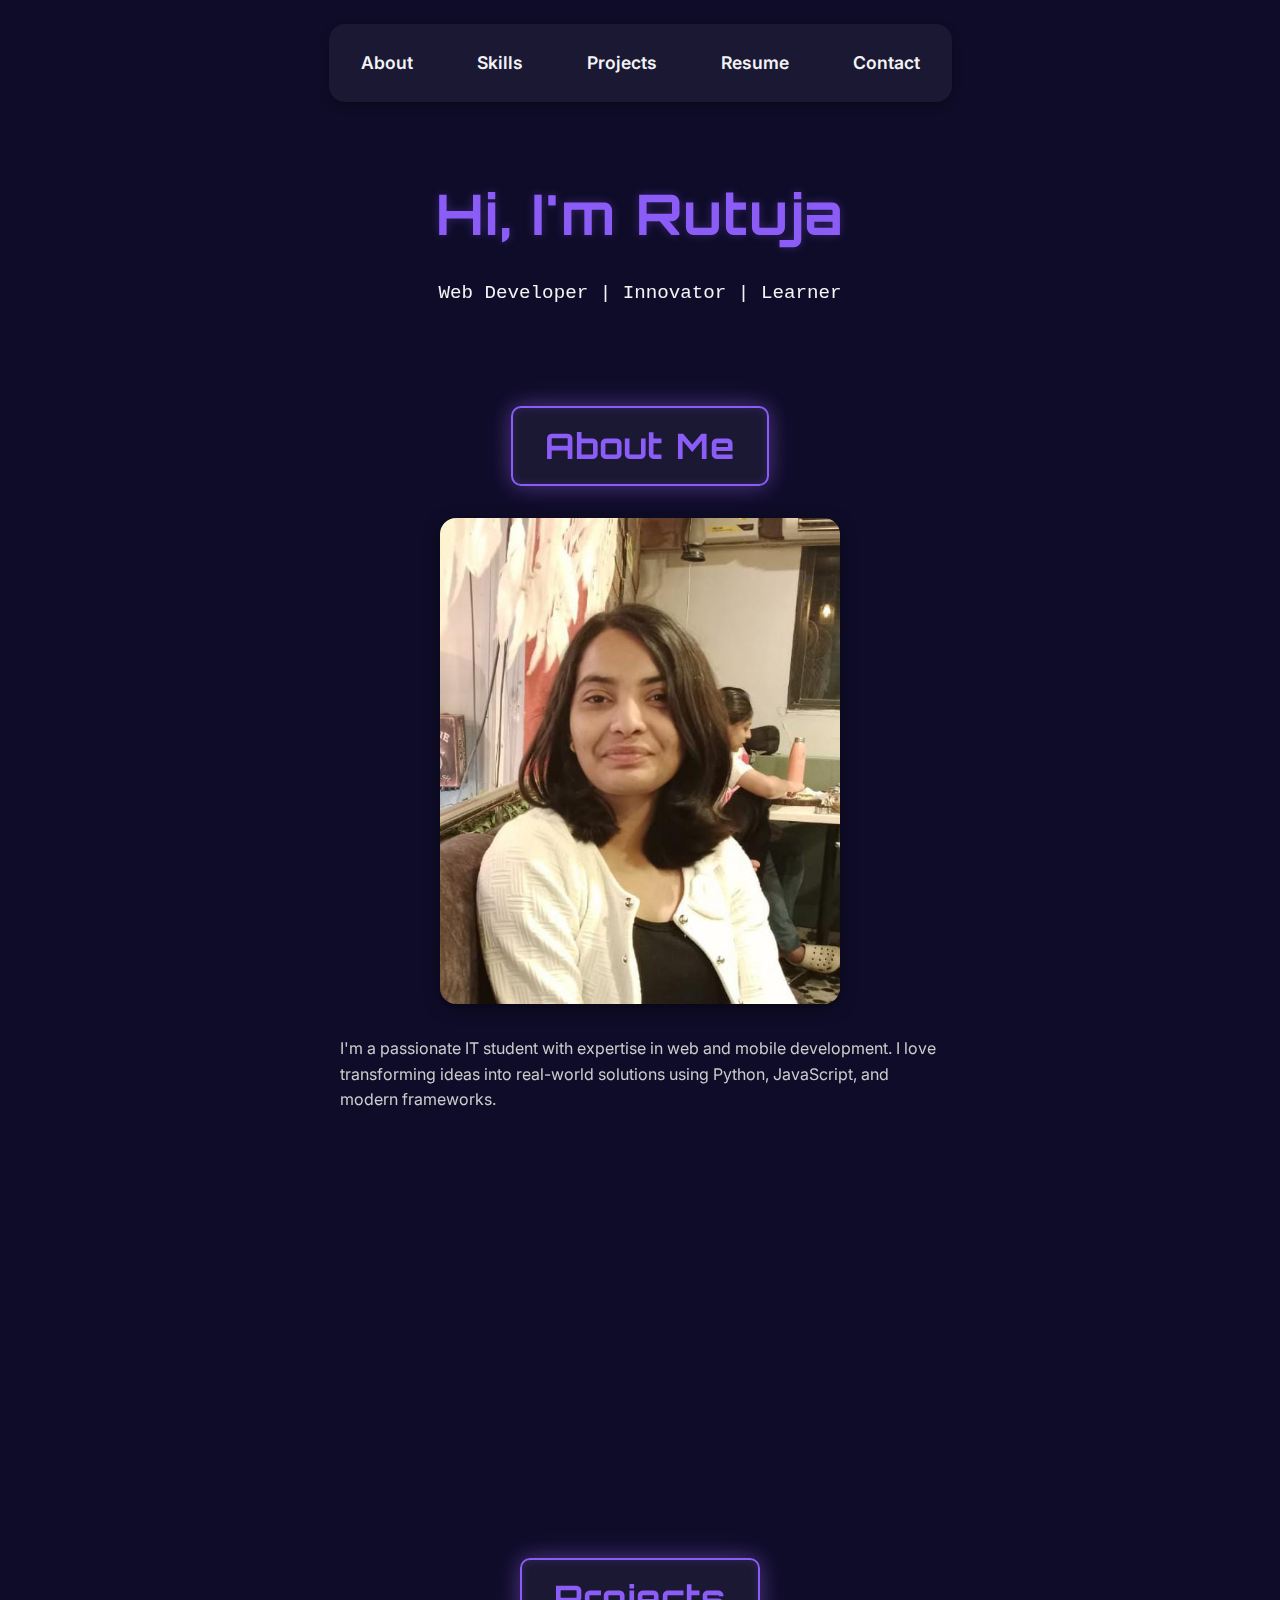
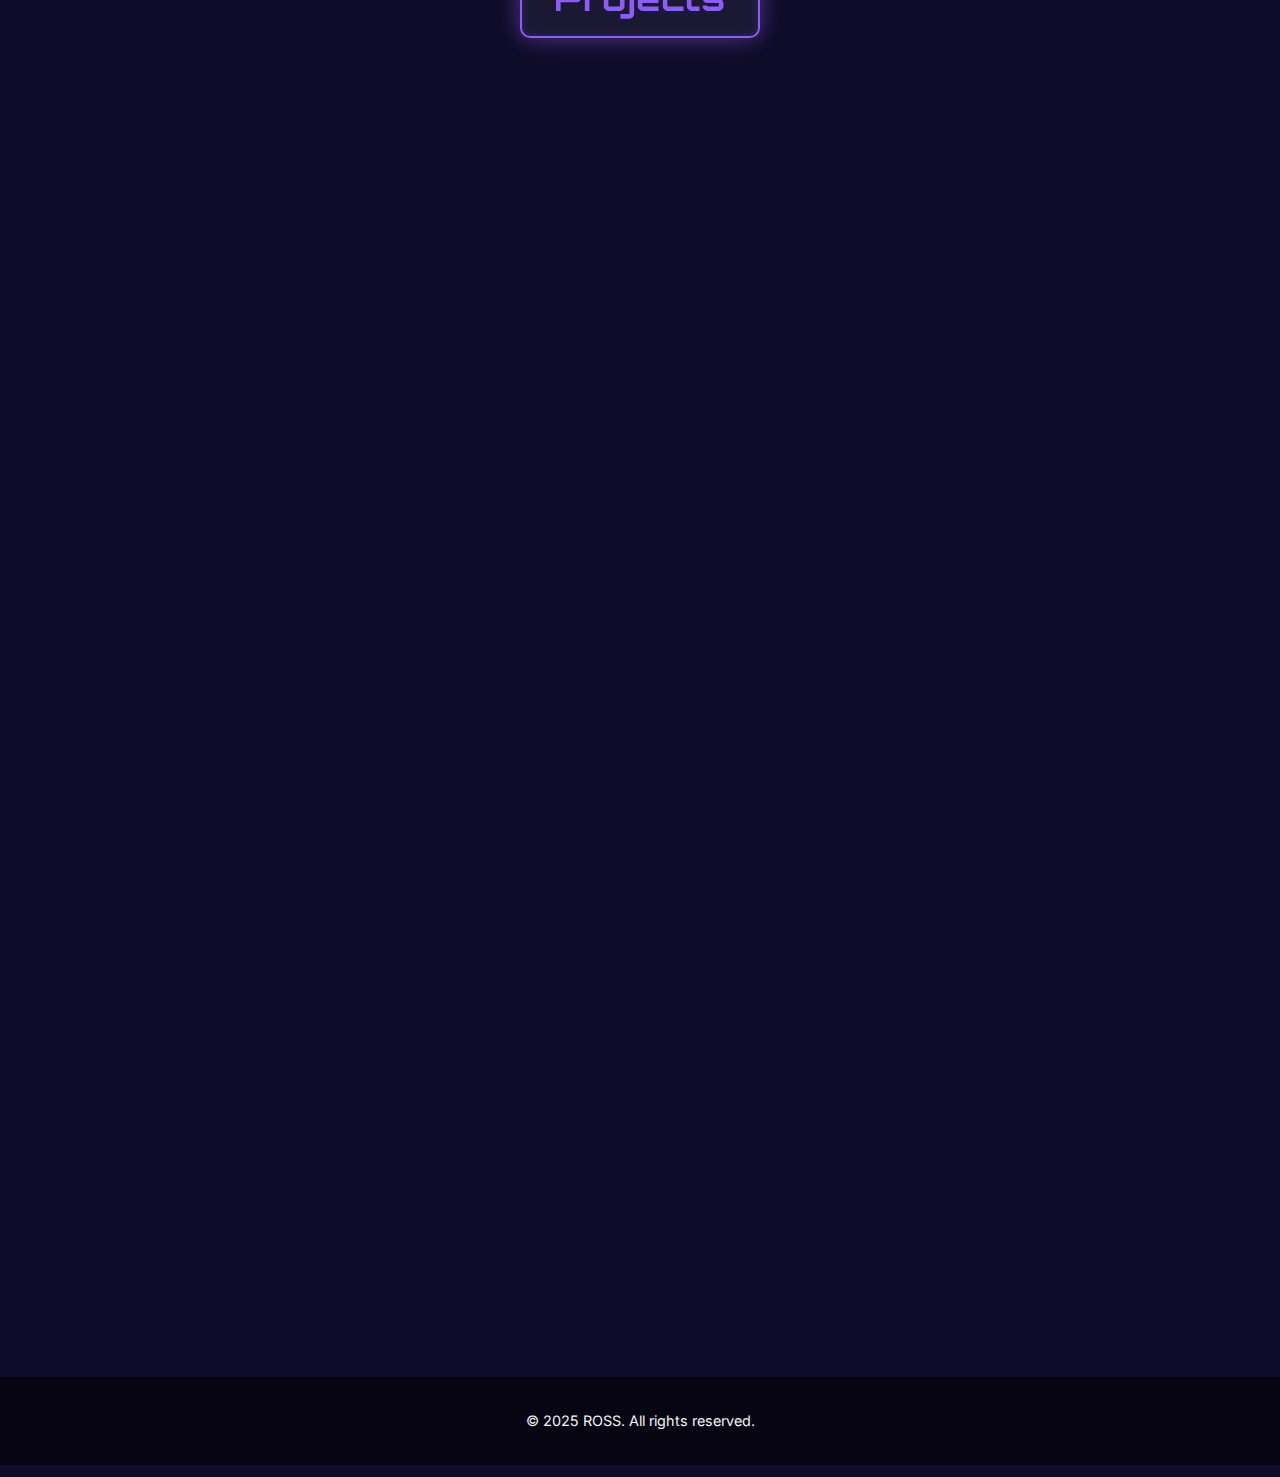
<file: portfolio/index.html>
<!DOCTYPE html>
<html lang="en">
<head>
  <meta charset="UTF-8" />
  <meta name="viewport" content="width=device-width, initial-scale=1.0"/>
  <title>Rutuja | Creative Portfolio</title>
  <meta name="description" content="Portfolio of Rutuja Gondane – Web Developer, Innovator, and Learner.">
  <link rel="icon" href="me.jpg" type="image/jpg">

  <!-- Techy Fonts -->
  <link href="https://fonts.googleapis.com/css2?family=Orbitron:wght@500;700&family=Inter:wght@400;600&display=swap" rel="stylesheet">

  <!-- Styles -->
  <link rel="stylesheet" href="styles.css" />
  <link rel="stylesheet" href="https://cdnjs.cloudflare.com/ajax/libs/font-awesome/6.4.0/css/all.min.css"/>
  <link href="https://unpkg.com/aos@2.3.1/dist/aos.css" rel="stylesheet" />
</head>

<body>

  <!-- Navigation -->
  <nav>
    <a href="#about">About</a>
    <a href="#skills">Skills</a>
    <a href="#projects">Projects</a>
    <a href="#resume">Resume</a>
    <a href="#contact">Contact</a>
  </nav>

  <!-- Hero Section -->
  <header class="hero" data-aos="fade-in">
    <h1>Hi, I'm Rutuja</h1>
    <p class="typing-text"><span>Web Developer | Innovator | Learner</span></p>
  </header>

  <!-- About -->
  <section class="about-section" id="about" data-aos="fade-up">
    <div class="section-heading-box"><h2>About Me</h2></div>
    <div class="project">
      <img src="me.jpg" alt="Rutuja" class="about-img" />
      <div class="project-text">
        <p>I'm a passionate IT student with expertise in web and mobile development. I love transforming ideas into real-world solutions using Python, JavaScript, and modern frameworks.</p>
      </div>
    </div>
  </section>

  <!-- Skills -->
  <section class="skills-section" id="skills" data-aos="zoom-in">
    <div class="section-heading-box"><h2>My Skills</h2></div>
    <div class="skills-grid">
      <div class="skill-card"><i class="fas fa-code"></i> HTML</div>
      <div class="skill-card"><i class="fab fa-css3-alt"></i> CSS</div>
      <div class="skill-card"><i class="fab fa-js"></i> JavaScript</div>
      <div class="skill-card"><i class="fab fa-python"></i> Python</div>
      <div class="skill-card"><i class="fas fa-database"></i> SQL</div>
      <div class="skill-card"><i class="fab fa-react"></i> React</div>
    </div>
  </section>

  <!-- Projects -->
  <section class="projects-section" id="projects">
    <div class="section-heading-box"><h2>Projects</h2></div>

    <div class="project alt" data-aos="fade-left">
      <img src="landing.jpg" alt="Online Movie Ticket Booking System" />
      <div class="project-text">
        <h3>Online Movie Ticket Booking System</h3>
        <p>A user-friendly web app to browse movies, select showtimes, and book tickets. Features include real-time seat selection, booking confirmation, and payment integration.</p>
      </div>
    </div>

    <div class="project" data-aos="fade-right">
      <img src="calci.jpg" alt="Calculator App" />
      <div class="project-text">
        <h3>Calculator App with Dark & Light Mode</h3>
        <p>A sleek calculator app supporting basic arithmetic, with a theme toggle for better usability.</p>
      </div>
    </div>
  </section>

  <!-- Resume -->
  <section class="resume" id="resume" data-aos="zoom-in">
    <div class="section-heading-box"><h2>My Resume</h2></div>
    <p>Here's a summary of my professional experience, skills, and education—carefully crafted to showcase my journey.</p>
    <div class="resume-btn-wrapper">
      <a href="Modern Minimalist CV Resume.pdf" download class="download-btn">Download Resume</a>
    </div>
  </section>

  <!-- Contact -->
  <section class="contact-section" id="contact" data-aos="fade-up">
    <div class="section-heading-box"><h2>Contact Me</h2></div>
    <div class="contact-grid">
      <div class="contact-card" data-aos="zoom-in">
        <i class="fas fa-envelope"></i>
        <p><strong>Email:</strong><br><a href="mailto:rutujagondane1034@gmail.com">rutujagondane1034@gmail.com</a></p>
      </div>
      <div class="contact-card" data-aos="zoom-in" data-aos-delay="200">
        <i class="fab fa-linkedin"></i>
        <p><strong>LinkedIn:</strong><br>
        <a href="https://www.linkedin.com/in/rutuja-gondane-651483319">linkedin.com/in/rutuja-gondane</a></p>
      </div>
    </div>
  </section>

  <!-- Footer -->
  <footer>
    <p>© 2025 ROSS. All rights reserved.</p>
  </footer>

  <!-- AOS Script -->
  <script src="https://unpkg.com/aos@2.3.1/dist/aos.js"></script>
  <script>
    AOS.init({ duration: 1000, once: true });
  </script>
</body>
</html>
</file>
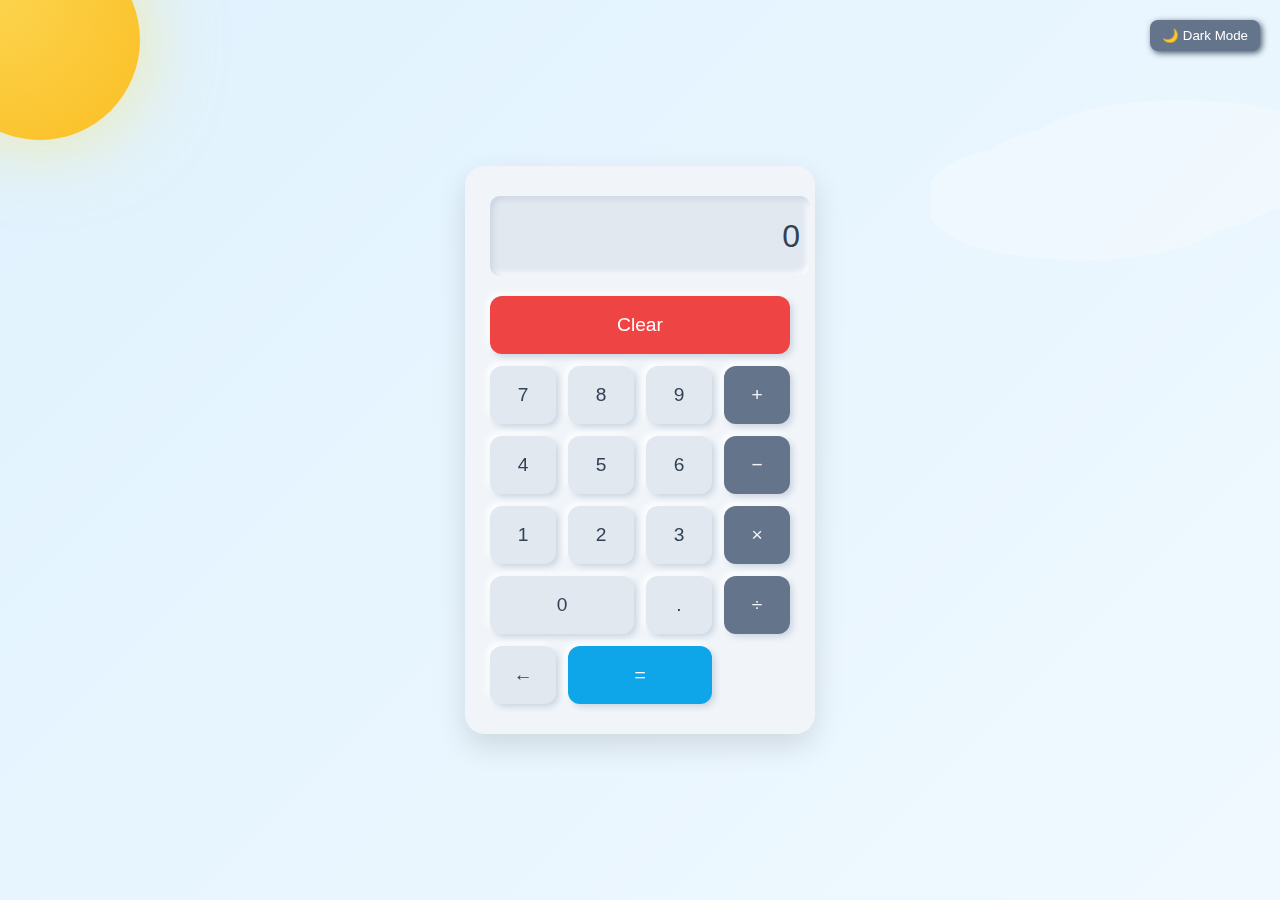
<file: calci.html>
<!DOCTYPE html>
<html lang="en">
<head>
  <meta charset="UTF-8" />
  <meta name="viewport" content="width=device-width, initial-scale=1" />
  <title>Modern Calculator</title>
  <link rel="stylesheet" href="calci.css" />
</head>
<body>
  <!-- Dark Mode Toggle Button -->
  <button id="toggle-theme" aria-label="Toggle Dark Mode" title="Toggle Dark Mode" style="
    position: fixed; top: 20px; right: 20px; padding: 8px 12px;
    border-radius: 8px; border: none; background: #64748b; color: white; cursor: pointer;
    box-shadow: 2px 2px 6px #475569;">
    🌙 Dark Mode
  </button>

  <!-- Calculator Container -->
  <div class="calculator" role="application" aria-label="Calculator">
    <input
      type="text"
      id="display"
      aria-live="polite"
      aria-label="Calculator display"
      readonly
      value="0"
    />

    <div class="buttons" role="group" aria-label="Calculator buttons">
      <!-- Row 1 -->
      <button class="btn clear" data-value="clear">Clear</button>

      <!-- Row 2 -->
      <button class="btn" data-value="7">7</button>
      <button class="btn" data-value="8">8</button>
      <button class="btn" data-value="9">9</button>
      <button class="btn operator" data-value="+">+</button>

      <!-- Row 3 -->
      <button class="btn" data-value="4">4</button>
      <button class="btn" data-value="5">5</button>
      <button class="btn" data-value="6">6</button>
      <button class="btn operator" data-value="-">−</button>

      <!-- Row 4 -->
      <button class="btn" data-value="1">1</button>
      <button class="btn" data-value="2">2</button>
      <button class="btn" data-value="3">3</button>
      <button class="btn operator" data-value="*">×</button>

      <!-- Row 5 -->
      <button class="btn" data-value="0" style="grid-column: span 2;">0</button>
      <button class="btn" data-value=".">.</button>
      <button class="btn operator" data-value="/">÷</button>

      <!-- Row 6 -->
      <button class="btn" data-value="backspace">←</button>
      <button class="btn equal" data-value="equals">=</button>
    </div>
  </div>
<div id="mouse-light"></div>

  <script src="calci.js"></script>
</body>
</html>
</file>
<file: portfolio/styles.css>
@import url('https://fonts.googleapis.com/css2?family=Orbitron:wght@500;700&family=Inter:wght@400;600&display=swap');

:root {
  --primary-color: #8b5cf6;
  --secondary-color: #c084fc;
  --bg-color: #0f0c29;
  --text-color: #f3f4f6;
  --card-bg: #1a132f;
  --card-hover: #2d1b5a;
}

* {
  margin: 0;
  padding: 0;
  box-sizing: border-box;
  transition: all 0.3s ease;
}

body {
  font-family: 'Inter', sans-serif;
  background-color: var(--bg-color);
  color: var(--text-color);
  font-size: 18px;
  line-height: 1.7;
  overflow-x: hidden;
}

/* Navigation */
nav {
  display: flex;
  justify-content: center;
  gap: 2rem;
  padding: 1rem;
  background: rgba(255, 255, 255, 0.05);
  border-radius: 1rem;
  margin: 1.5rem auto;
  width: fit-content;
  box-shadow: 0 4px 10px rgba(0,0,0,0.3);
}

nav a {
  text-decoration: none;
  color: var(--text-color);
  font-weight: 600;
  padding: 0.5rem 1rem;
  border-radius: 0.5rem;
  font-size: 1.1rem;
}

nav a:hover {
  background: var(--primary-color);
  color: white;
}

/* Hero */
.hero {
  text-align: center;
  margin-top: 2rem;
  padding: 2rem;
}

.hero h1 {
  font-size: 3.5rem;
  color: var(--primary-color);
  text-shadow: 0 0 10px rgba(139, 92, 246, 0.3);
  font-family: 'Orbitron', sans-serif;
  letter-spacing: 1.5px;
}

.typing-text {
  width: 100%;
  overflow: hidden;
  white-space: nowrap;
  font-size: 1.2rem;
  font-family: 'Courier New', monospace;
  color: var(--text-color);
  display: flex;
  justify-content: center;
  margin-top: 1rem;
}

.typing-text span {
  display: inline-block;
  animation: slideRight 8s linear infinite;
}

@keyframes slideRight {
  0% {
    transform: translateX(-100%);
    opacity: 0;
  }
  10% {
    opacity: 1;
  }
  100% {
    transform: translateX(100%);
    opacity: 0;
  }
}

/* Section Styling */
section {
  padding: 4rem 2rem;
  position: relative;
}

.section-heading-box {
  background: rgba(255, 255, 255, 0.05);
  border: 2px solid var(--primary-color);
  padding: 0.5rem 2rem;
  margin: 0 auto 2rem;
  width: fit-content;
  border-radius: 10px;
  backdrop-filter: blur(8px);
  -webkit-backdrop-filter: blur(8px);
  box-shadow: 0 0 20px rgba(139, 92, 246, 0.3),
              0 0 30px rgba(192, 132, 252, 0.2),
              inset 0 0 10px rgba(139, 92, 246, 0.2);
  animation: glowPulse 2.5s infinite ease-in-out;
  text-align: center;
}

.section-heading-box h2 {
  font-family: 'Orbitron', sans-serif;
  color: var(--primary-color);
  font-size: 2.2rem;
  letter-spacing: 1.2px;
}

@keyframes glowPulse {
  0% {
    box-shadow: 0 0 10px rgba(139, 92, 246, 0.3),
                0 0 20px rgba(192, 132, 252, 0.2),
                inset 0 0 5px rgba(139, 92, 246, 0.1);
  }
  50% {
    box-shadow: 0 0 25px rgba(139, 92, 246, 0.6),
                0 0 35px rgba(192, 132, 252, 0.3),
                inset 0 0 10px rgba(139, 92, 246, 0.2);
  }
  100% {
    box-shadow: 0 0 10px rgba(139, 92, 246, 0.3),
                0 0 20px rgba(192, 132, 252, 0.2),
                inset 0 0 5px rgba(139, 92, 246, 0.1);
  }
}

/* About */
.about-section .project {
  display: flex;
  flex-wrap: wrap;
  align-items: center;
  gap: 2rem;
  justify-content: center;
  max-width: 1000px;
  margin: 0 auto;
}

.about-img {
  max-width: 300px;
  border-radius: 1rem;
  box-shadow: 0 4px 15px rgba(0,0,0,0.5);
}

.project-text {
  max-width: 600px;
  color: #ccc;
  font-size: 1rem;
  line-height: 1.6;
}

/* Skills */
.skills-grid {
  display: flex;
  flex-wrap: nowrap;
  overflow-x: auto;
  gap: 1rem;
  justify-content: center;
  padding-bottom: 1rem;
}

.skills-grid::-webkit-scrollbar {
  height: 6px;
}

.skills-grid::-webkit-scrollbar-thumb {
  background: var(--primary-color);
  border-radius: 10px;
}

.skill-card {
  background: var(--card-bg);
  border: 1px solid var(--primary-color);
  padding: 1rem 1.5rem;
  border-radius: 1rem;
  text-align: center;
  font-weight: bold;
  font-size: 1rem;
  color: white;
  white-space: nowrap;
  min-width: 140px;
  box-shadow: 0 4px 10px rgba(0, 0, 0, 0.5);
}

.skill-card:hover {
  transform: scale(1.05);
  background: var(--card-hover);
}

/* Projects */
.projects-section .project {
  display: flex;
  flex-wrap: wrap;
  align-items: center;
  margin-bottom: 3rem;
  gap: 2rem;
  justify-content: center;
}

.projects-section .project.alt {
  flex-direction: row-reverse;
}

.project img {
  max-width: 400px;
  border-radius: 1rem;
  box-shadow: 0 4px 15px rgba(0,0,0,0.5);
}

.project-text h3 {
  font-size: 1.6rem;
  margin-bottom: 1rem;
  color: var(--secondary-color);
  font-family: 'Orbitron', sans-serif;
}

/* Resume */
.resume {
  text-align: center;
  color: #ccc;
}

.resume-btn-wrapper {
  display: flex;
  justify-content: center;
  margin-top: 1.5rem;
}

.download-btn {
  background: var(--primary-color);
  color: white;
  padding: 0.75rem 1.5rem;
  border: none;
  border-radius: 0.5rem;
  text-decoration: none;
  font-weight: bold;
  font-size: 1rem;
  box-shadow: 0 0 12px rgba(139, 92, 246, 0.4);
}

.download-btn:hover {
  background: var(--secondary-color);
}

/* Contact */
.contact-grid {
  display: flex;
  flex-wrap: wrap;
  justify-content: center;
  gap: 2rem;
}

.contact-card {
  background: linear-gradient(145deg, #1e1b3a, #2a2049);
  padding: 1.5rem;
  border-radius: 1rem;
  width: 300px;
  flex: 1 1 300px;
  text-align: center;
  color: #ccc;
  box-shadow: 0 0 15px rgba(139, 92, 246, 0.4);
  font-size: 1rem;
}

.contact-card i {
  font-size: 2rem;
  margin-bottom: 1rem;
  color: var(--secondary-color);
}

/* Footer */
footer {
  text-align: center;
  padding: 2rem;
  background: #070512;
  color: var(--text-color);
  font-size: 0.9rem;
}
</file>
<file: calci.css>
/* --- Base Reset & Day Theme Background --- */
body {
    margin: 0;
    padding: 0;
    height: 100vh;
    font-family: 'Segoe UI', Tahoma, Geneva, Verdana, sans-serif;
    display: flex;
    justify-content: center;
    align-items: center;
    background: linear-gradient(135deg, #e0f2fe, #f0f9ff); /* Light sky */
    overflow: hidden;
    position: relative;
    transition: background 0.3s ease;
  }
  
  body::before,
  body::after {
    content: '';
    position: absolute;
    border-radius: 50%;
    z-index: 0;
    transition: all 0.4s ease;
  }
  
  /* Sun */
  body::before {
    width: 200px;
    height: 200px;
    background: radial-gradient(circle at 30% 30%, #fcd34d, #fbbf24);
    top: -60px;
    left: -60px;
    box-shadow: 0 0 80px rgba(253, 224, 71, 0.5);
  }
  
  /* Clouds */
  body::after {
    width: 300px;
    height: 120px;
    background: #fff;
    border-radius: 50% / 40%;
    top: 100px;
    right: -50px;
    opacity: 0.3;
    box-shadow:
      -50px 20px 0 0 #fff,
      -100px 40px 0 0 #fff;
  }
  
  /* --- Calculator Container --- */
  .calculator {
    position: relative;
    z-index: 1;
    background: #f1f5f9;
    border-radius: 20px;
    box-shadow: 0 12px 30px rgba(0, 0, 0, 0.12);
    padding: 30px 25px;
    width: 300px;
    transition: background 0.3s ease, box-shadow 0.3s ease;
  }
  
  /* --- Display Area --- */
  #display {
    width: 100%;
    height: 60px;
    font-size: 2rem;
    padding: 10px;
    text-align: right;
    border: none;
    border-radius: 10px;
    background-color: #e2e8f0;
    margin-bottom: 20px;
    box-shadow: inset 3px 3px 6px #cbd5e1, inset -3px -3px 6px #ffffff;
    color: #334155;
    transition: background-color 0.3s ease, color 0.3s ease;
  }
  
  /* --- Button Grid --- */
  .buttons {
    display: grid;
    grid-template-columns: repeat(4, 1fr);
    gap: 12px;
  }
  
  /* --- Button Style --- */
  .btn {
    padding: 18px;
    font-size: 1.2rem;
    border: none;
    border-radius: 12px;
    background: #e2e8f0;
    box-shadow: 3px 3px 6px #cbd5e1, -3px -3px 6px #ffffff;
    cursor: pointer;
    transition: all 0.2s ease;
    color: #334155;
    user-select: none;
  }
  
  .btn:hover {
    background: #cbd5e1;
    box-shadow: inset 2px 2px 5px #a1aebf, inset -2px -2px 5px #f8fafc;
  }
  
  /* Operator Buttons */
  .operator {
    background: #64748b;
    color: #f1f5f9;
    box-shadow: 3px 3px 6px #475569, -3px -3px 6px #94a3b8;
  }
  
  .operator:hover {
    background: #475569;
    box-shadow: inset 2px 2px 5px #2f3a4a, inset -2px -2px 5px #64748b;
  }
  
  /* Equal Button */
  .equal {
    background: #0ea5e9;
    color: #ffffff;
    grid-column: span 2;
    box-shadow: 3px 3px 6px #0284c7, -3px -3px 6px #7dd3fc;
  }
  
  .equal:hover {
    background: #0284c7;
    box-shadow: inset 2px 2px 5px #0369a1, inset -2px -2px 5px #0ea5e9;
  }
  
  /* Clear Button */
  .clear {
    background: #ef4444;
    color: #ffffff;
    grid-column: span 4;
    box-shadow: 3px 3px 6px #b91c1c, -3px -3px 6px #f87171;
  }
  
  .clear:hover {
    background: #b91c1c;
    box-shadow: inset 2px 2px 5px #7f1d1d, inset -2px -2px 5px #ef4444;
  }
  
  /* Extra spans */
  .zero {
    grid-column: span 2;
  }
  
  .equal {
    grid-column: span 2;
  }
  
  /* --- Dark Mode Styles --- */
  body.dark {
    background: linear-gradient(135deg, #1f2937, #111827);
    color: #cbd5e1;
  }
  
  body.dark::before {
    width: 250px;
    height: 250px;
    background: radial-gradient(circle at 30% 30%, #fefefe, #ccc);
    top: -80px;
    left: -80px;
    box-shadow: 0 0 60px rgba(255,255,255,0.3);
    opacity: 0.8;
  }
  
  body.dark::after {
    width: 20px;
    height: 20px;
    background: #fff;
    top: 150px;
    right: 120px;
    box-shadow: 0 0 8px rgba(255,255,255,0.8);
    animation: flicker 3s infinite ease-in-out;
  }
  
  /* Twinkling stars */
  .calculator::before,
  .calculator::after {
    content: '';
    position: absolute;
    background: #fff;
    border-radius: 50%;
    opacity: 0;
    transition: opacity 0.5s ease;
  }
  
  body.dark .calculator::before {
    opacity: 0.6;
    width: 8px;
    height: 8px;
    top: -20px;
    left: -20px;
    box-shadow: 0 0 6px rgba(255,255,255,0.8);
    animation: star-twinkle 4s infinite ease-in-out;
  }
  
  body.dark .calculator::after {
    opacity: 0.6;
    width: 6px;
    height: 6px;
    bottom: -20px;
    right: -30px;
    box-shadow: 0 0 4px rgba(255,255,255,0.8);
    animation: star-twinkle 5s infinite ease-in-out 1s;
  }
  
  body.dark .calculator {
    background: #374151;
    box-shadow: 0 12px 30px rgba(0, 0, 0, 0.8);
  }
  
  body.dark #display {
    background-color: #1e293b;
    color: #e0e7ff;
    box-shadow: inset 3px 3px 6px #0f172a, inset -3px -3px 6px #334155;
  }
  
  body.dark .btn {
    background: #475569;
    color: #cbd5e1;
    box-shadow: 3px 3px 6px #2c3a52, -3px -3px 6px #64748b;
  }
  
  body.dark .btn:hover {
    background: #64748b;
    box-shadow: inset 2px 2px 5px #2c3a52, inset -2px -2px 5px #94a3b8;
  }
  
  body.dark .operator {
    background: #7c3aed;
    color: #e0e7ff;
    box-shadow: 3px 3px 6px #5922cc, -3px -3px 6px #9d7aff;
  }
  
  body.dark .operator:hover {
    background: #5b21b6;
    box-shadow: inset 2px 2px 5px #3e1289, inset -2px -2px 5px #a78bfa;
  }
  
  body.dark .equal {
    background: #22d3ee;
    color: #0f172a;
    box-shadow: 3px 3px 6px #0e8388, -3px -3px 6px #67e8f9;
  }
  
  body.dark .equal:hover {
    background: #0891b2;
    box-shadow: inset 2px 2px 5px #055f64, inset -2px -2px 5px #22d3ee;
  }
  
  body.dark .clear {
    background: #ef4444;
    color: #fef2f2;
    box-shadow: 3px 3px 6px #b91c1c, -3px -3px 6px #f87171;
  }
  
  body.dark .clear:hover {
    background: #b91c1c;
    box-shadow: inset 2px 2px 5px #7f1d1d, inset -2px -2px 5px #ef4444;
  }
  
  /* --- Button Press Animation --- */
  .btn:active {
    transform: scale(0.95);
    box-shadow: inset 2px 2px 5px #999, inset -2px -2px 5px #fff;
  }
  
  body.dark .btn:active {
    box-shadow: inset 2px 2px 5px #111, inset -2px -2px 5px #333;
  }
  
  /* --- Animations --- */
  @keyframes star-twinkle {
    0%, 20%, 50%, 100% { opacity: 0.6; transform: scale(1); }
    10%, 40%, 80% { opacity: 1; transform: scale(1.3); }
  }
  
  @keyframes flicker {
    0%, 100% { opacity: 0.85; }
    50% { opacity: 0.6; }
  }
  #mouse-light {
    position: fixed;
    width: 200px;
    height: 200px;
    border-radius: 50%;
    pointer-events: none;
    z-index: 0;
    transition: background 0.3s ease, opacity 0.3s ease;
    /* Default to light mode style */
    background: radial-gradient(circle, rgba(253, 224, 71, 0.3) 0%, transparent 70%);
    mix-blend-mode: screen;
    opacity: 1;
  }
  
  /* Dark mode glow overrides */
  body.dark #mouse-light {
    background: radial-gradient(circle, rgba(255, 255, 255, 0.25) 0%, transparent 70%);
  }
  .calculator {
    transition: box-shadow 0.3s ease, transform 0.3s ease;
  }
  
  .calculator:hover {
    box-shadow: 0 0 20px 4px rgba(100, 147, 139, 0.5);
    transform: translateY(-5px);
  }
  /* Ripple container must have relative position */
  .btn {
    position: relative;
    overflow: hidden;
  }
  
  /* Ripple circle */
  .ripple {
    position: absolute;
    border-radius: 50%;
    transform: scale(0);
    animation: ripple-effect 600ms linear;
    background-color: rgba(255, 255, 255, 0.7);
    pointer-events: none;
  }
  
  @keyframes ripple-effect {
    to {
      transform: scale(4);
      opacity: 0;
    }
  }
  .btn {
    box-shadow: 3px 3px 6px #cbd5e1, -3px -3px 6px #ffffff;
    transition: box-shadow 0.3s ease;
  }
  
  .btn:hover {
    box-shadow: inset 2px 2px 5px #a1aebf, inset -2px -2px 5px #f8fafc;
  }
  
  .btn:active {
    box-shadow: inset 2px 2px 8px #7a8ca4, inset -2px -2px 8px #cbd5e1;
  }
</file>
